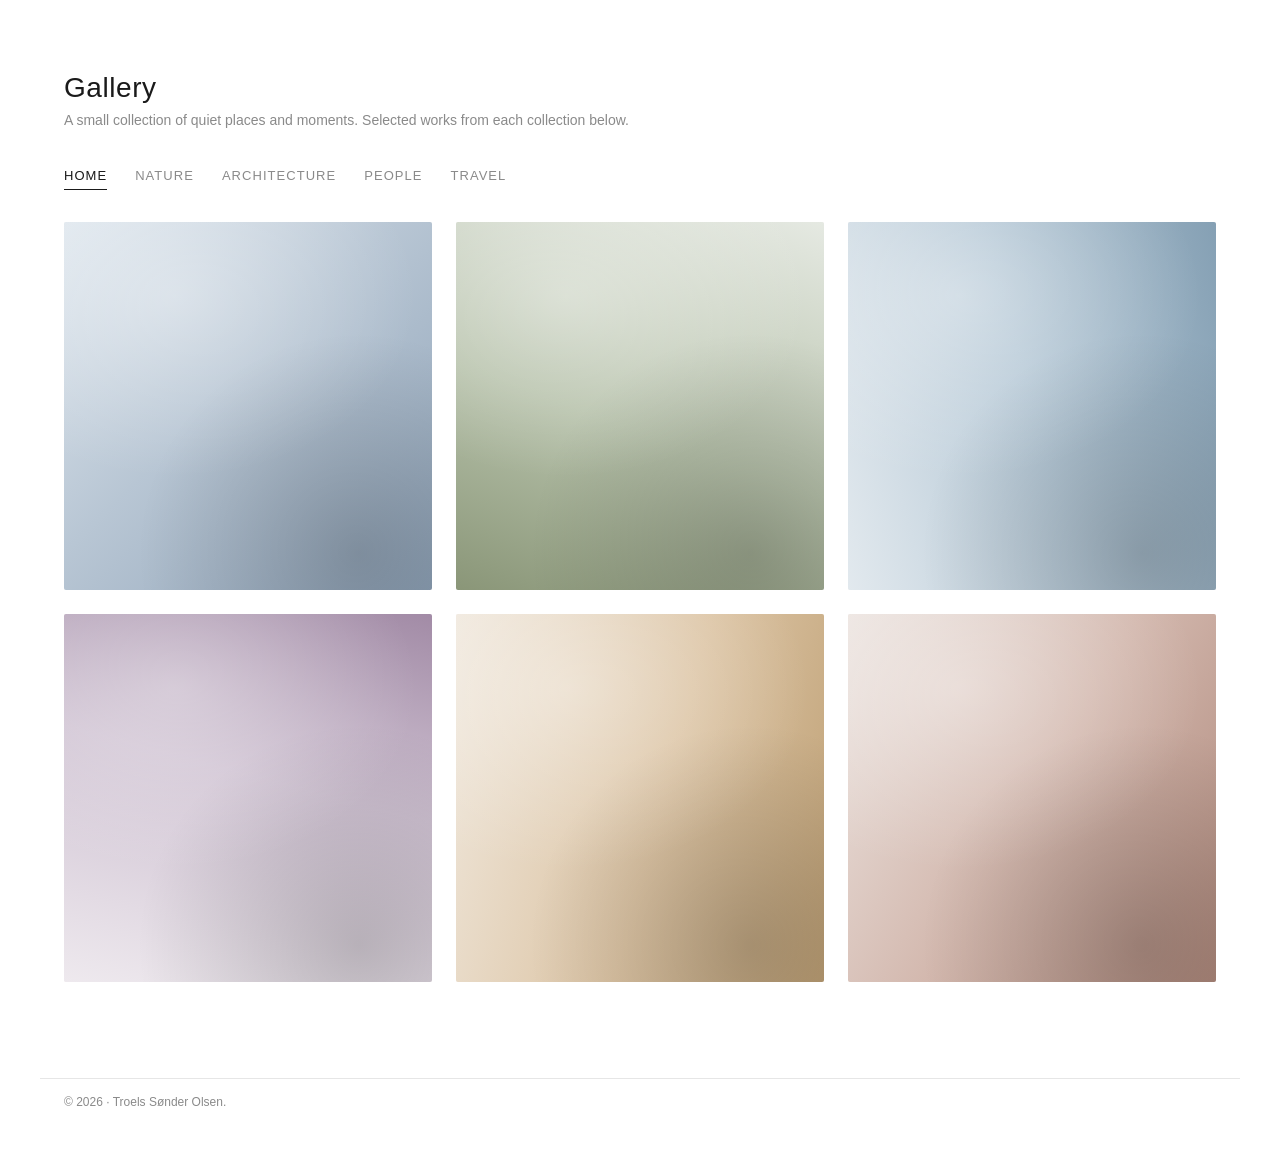
<file: index.html>
<!doctype html>
<html lang="en">
<head>
  <meta charset="UTF-8" />
  <meta name="viewport" content="width=device-width, initial-scale=1.0" />
  <title>Gallery</title>
  <link rel="stylesheet" href="style.css" />
</head>
<body>

  <header>
    <h1>Gallery</h1>
    <p>A small collection of quiet places and moments. Selected works from each collection below.</p>
  </header>

  <nav>
    <a href="index.html" class="active">Home</a>
    <a href="nature.html">Nature</a>
    <a href="architecture.html">Architecture</a>
    <a href="people.html">People</a>
    <a href="travel.html">Travel</a>
  </nav>

  <!--
    Front page: 6 tiles, 2 rows of 3 at desktop.
    Tiles deep-link into their collection page; arriving with the #id hash
    opens that photo enlarged. To feature different photos, change the
    href targets or swap tiles between pages.

    Note: plain HTML/CSS cannot randomize tiles per visit. This is a fixed
    featured selection. For true per-visit randomization you would need a
    tiny script or server-side templating.

    Real photos: replace each placeholder span with e.g.
    <img class="item-img" src="images/nature-01.jpg" alt="Forest Walk" />
  -->
  <main class="grid">

    <a class="item" href="travel.html#ph1">
      <span class="ph p1" aria-hidden="true"></span>
      <span class="cap">Fjord Morning &middot; Travel</span>
    </a>

    <a class="item" href="nature.html#ph2">
      <span class="ph p6" aria-hidden="true"></span>
      <span class="cap">Forest Walk &middot; Nature</span>
    </a>

    <a class="item" href="architecture.html#ph3">
      <span class="ph p8" aria-hidden="true"></span>
      <span class="cap">Glass Facade &middot; Architecture</span>
    </a>

    <a class="item" href="people.html#ph4">
      <span class="ph p7" aria-hidden="true"></span>
      <span class="cap">Street Figure &middot; People</span>
    </a>

    <a class="item" href="travel.html#ph5">
      <span class="ph p9" aria-hidden="true"></span>
      <span class="cap">Desert Road &middot; Travel</span>
    </a>

    <a class="item" href="people.html#ph5">
      <span class="ph p5" aria-hidden="true"></span>
      <span class="cap">Portrait in Warm Light &middot; People</span>
    </a>

  </main>

  <footer>
    &copy; 2026 &middot; Troels Sønder Olsen.
  </footer>

</body>
</html>
</file>
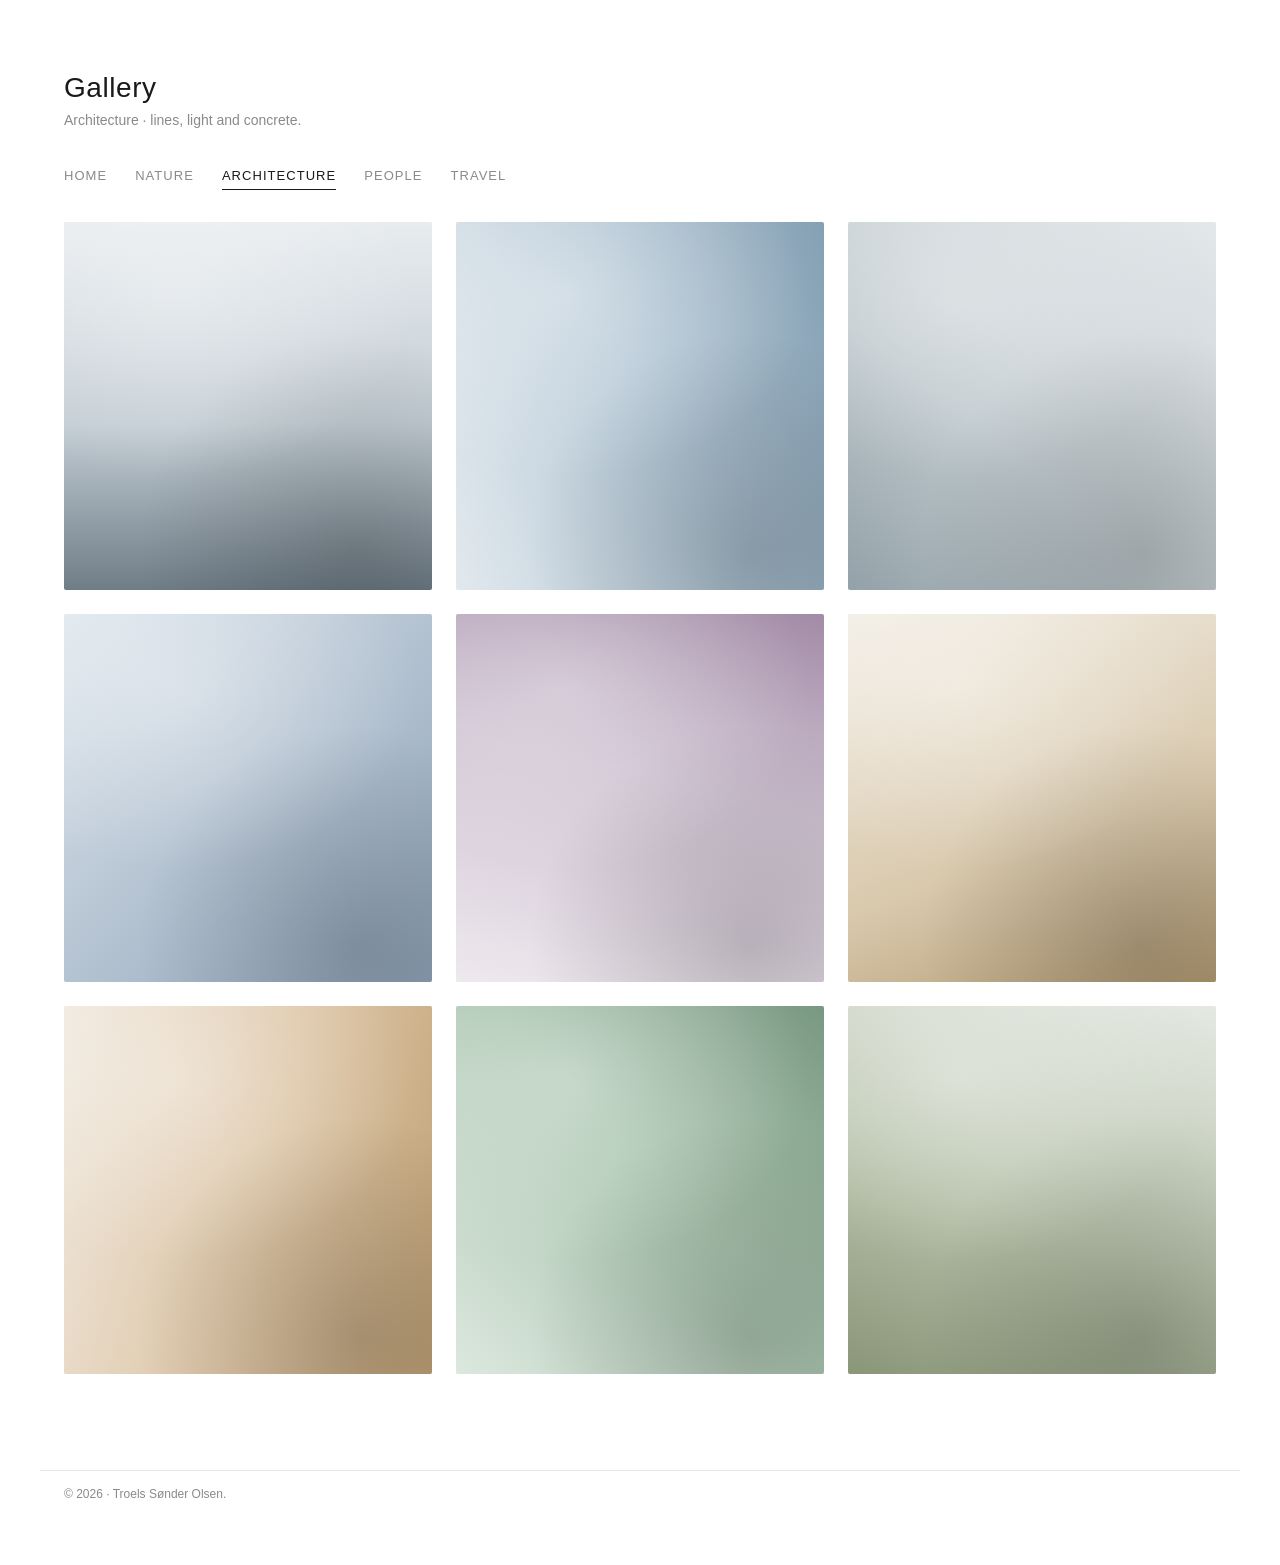
<file: architecture.html>
<!doctype html>
<html lang="en">
<head>
  <meta charset="UTF-8" />
  <meta name="viewport" content="width=device-width, initial-scale=1.0" />
  <title>Architecture &middot; Gallery</title>
  <link rel="stylesheet" href="style.css" />
</head>
<body>

  <header>
    <h1><a href="index.html">Gallery</a></h1>
    <p>Architecture &middot; lines, light and concrete.</p>
  </header>

  <nav>
    <a href="index.html">Home</a>
    <a href="nature.html">Nature</a>
    <a href="architecture.html" class="active">Architecture</a>
    <a href="people.html">People</a>
    <a href="travel.html">Travel</a>
  </nav>

  <main class="grid">

    <figure class="item" id="ph1">
      <span class="ph p3" aria-hidden="true"></span>
      <a class="backdrop" href="architecture.html" aria-label="Close"></a>
      <figcaption class="cap">Concrete Study</figcaption>
      <a class="close" href="architecture.html">&#10005;</a>
    </figure>

    <figure class="item" id="ph2">
      <span class="ph p8" aria-hidden="true"></span>
      <a class="backdrop" href="architecture.html" aria-label="Close"></a>
      <figcaption class="cap">Glass Facade</figcaption>
      <a class="close" href="architecture.html">&#10005;</a>
    </figure>

    <figure class="item" id="ph3">
      <span class="ph p10" aria-hidden="true"></span>
      <a class="backdrop" href="architecture.html" aria-label="Close"></a>
      <figcaption class="cap">Bridge Lines</figcaption>
      <a class="close" href="architecture.html">&#10005;</a>
    </figure>

    <figure class="item" id="ph4">
      <span class="ph p1" aria-hidden="true"></span>
      <a class="backdrop" href="architecture.html" aria-label="Close"></a>
      <figcaption class="cap">Stairwell</figcaption>
      <a class="close" href="architecture.html">&#10005;</a>
    </figure>

    <figure class="item" id="ph5">
      <span class="ph p7" aria-hidden="true"></span>
      <a class="backdrop" href="architecture.html" aria-label="Close"></a>
      <figcaption class="cap">Tower Morning</figcaption>
      <a class="close" href="architecture.html">&#10005;</a>
    </figure>

    <figure class="item" id="ph6">
      <span class="ph p2" aria-hidden="true"></span>
      <a class="backdrop" href="architecture.html" aria-label="Close"></a>
      <figcaption class="cap">Brick Court</figcaption>
      <a class="close" href="architecture.html">&#10005;</a>
    </figure>

    <figure class="item" id="ph7">
      <span class="ph p9" aria-hidden="true"></span>
      <a class="backdrop" href="architecture.html" aria-label="Close"></a>
      <figcaption class="cap">Warehouses</figcaption>
      <a class="close" href="architecture.html">&#10005;</a>
    </figure>

    <figure class="item" id="ph8">
      <span class="ph p4" aria-hidden="true"></span>
      <a class="backdrop" href="architecture.html" aria-label="Close"></a>
      <figcaption class="cap">Glasshouse</figcaption>
      <a class="close" href="architecture.html">&#10005;</a>
    </figure>

    <figure class="item" id="ph9">
      <span class="ph p6" aria-hidden="true"></span>
      <a class="backdrop" href="architecture.html" aria-label="Close"></a>
      <figcaption class="cap">Under the Arches</figcaption>
      <a class="close" href="architecture.html">&#10005;</a>
    </figure>

  </main>

  <footer>
    &copy; 2026 &middot; Troels Sønder Olsen.

</body>
</html>
</file>
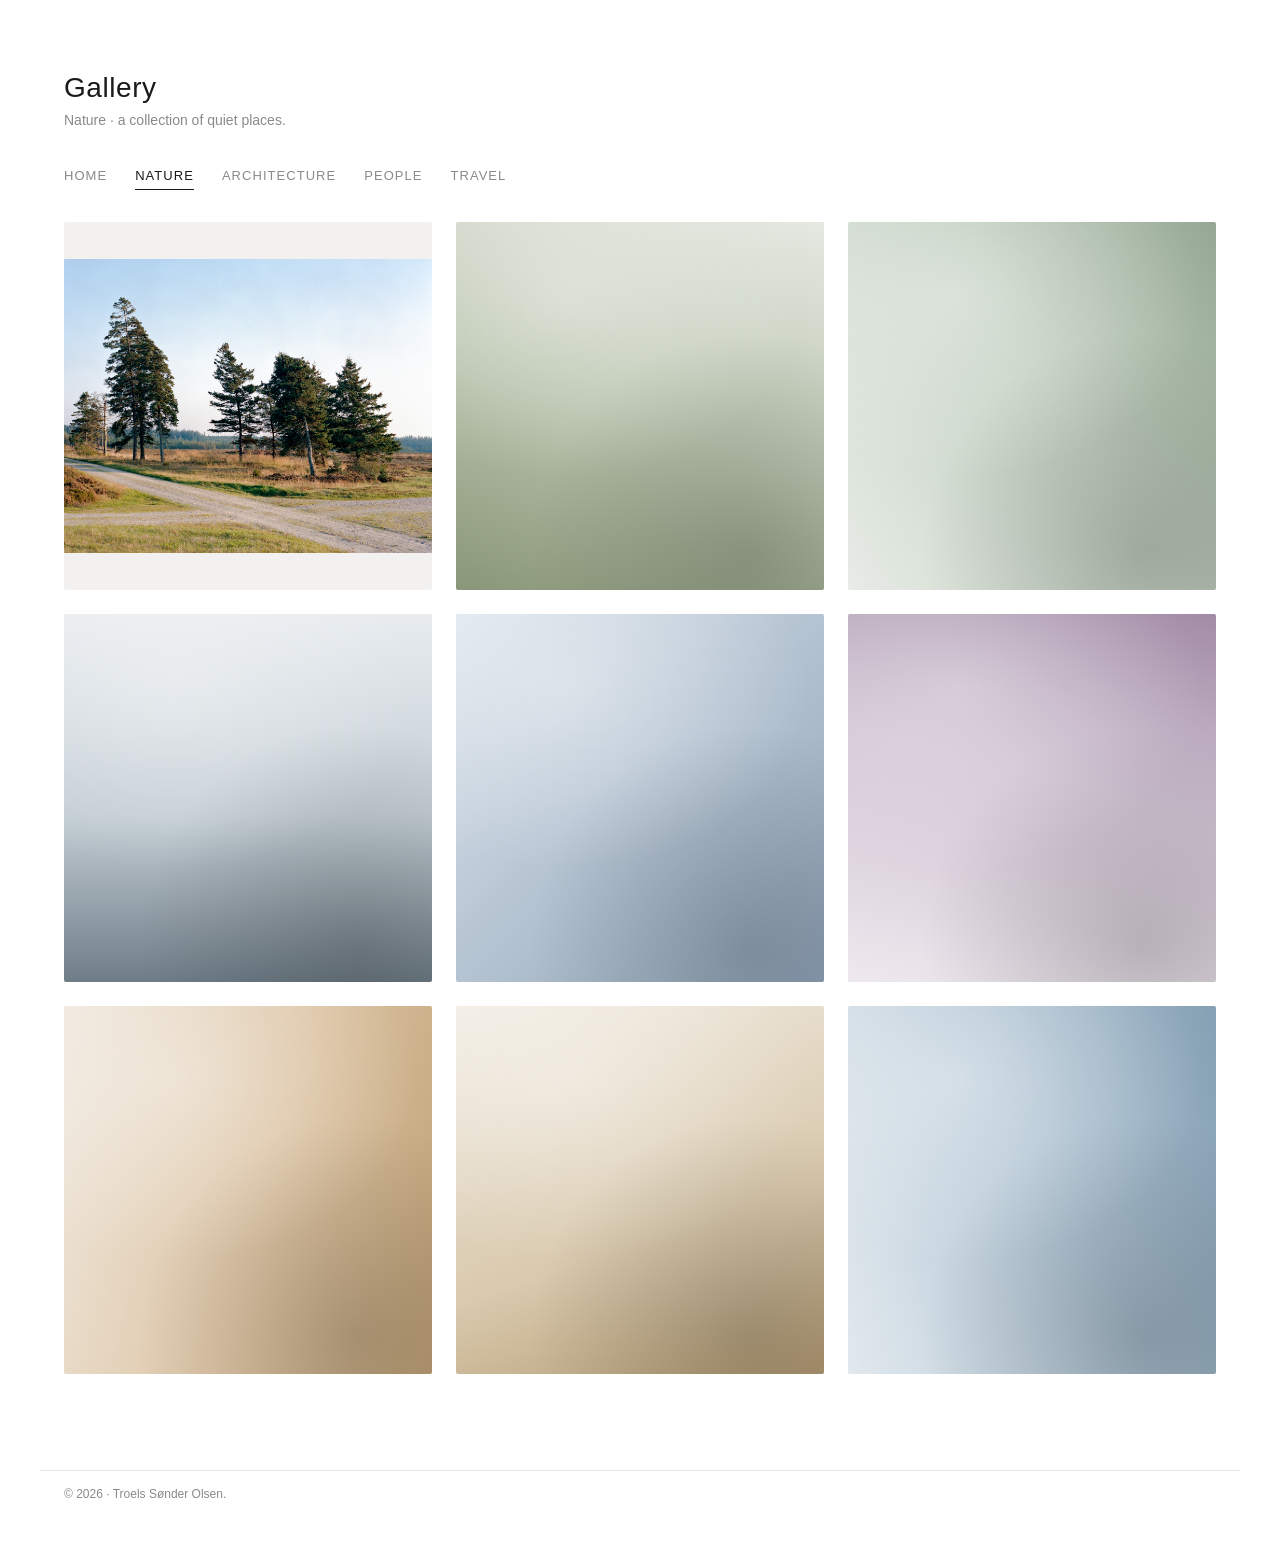
<file: nature.html>
<!doctype html>
<html lang="en">
<head>
  <meta charset="UTF-8" />
  <meta name="viewport" content="width=device-width, initial-scale=1.0" />
  <title>Nature &middot; Gallery</title>
  <link rel="stylesheet" href="style.css" />
</head>
<body>

  <header>
    <h1><a href="index.html">Gallery</a></h1>
    <p>Nature &middot; a collection of quiet places.</p>
  </header>

  <nav>
    <a href="index.html">Home</a>
    <a href="nature.html" class="active">Nature</a>
    <a href="architecture.html">Architecture</a>
    <a href="people.html">People</a>
    <a href="travel.html">Travel</a>
  </nav>

  <!--
    Gallery page: 3 per row, any number of rows. Add more tiles to grow it.
    Each tile needs a unique id for the click-to-enlarge (lightbox) state.
    Real photos: replace each placeholder span with e.g.
    <img class="item-img" src="images/nature-01.jpg" alt="Green Slope" />
  -->
  <main class="grid">

    <figure class="item" id="ph1" href="nature.html#ph1">
      <img class="item-img" src="images/nature/Kronhede.jpg" alt="Kronhede" />
      <a class="backdrop" href="nature.html" aria-label="Close"></a>
      <figcaption class="cap">Kronhede</figcaption>
      <a class="close" href="nature.html">&#10005;</a>
    </figure>

    <figure class="item" id="ph2">
      <span class="ph p6" aria-hidden="true"></span>
      <a class="backdrop" href="nature.html" aria-label="Close"></a>
      <figcaption class="cap">Forest Walk</figcaption>
      <a class="close" href="nature.html">&#10005;</a>
    </figure>

    <figure class="item" id="ph3">
      <span class="ph p11" aria-hidden="true"></span>
      <a class="backdrop" href="nature.html" aria-label="Close"></a>
      <figcaption class="cap">Meadow Edge</figcaption>
      <a class="close" href="nature.html">&#10005;</a>
    </figure>

    <figure class="item" id="ph4">
      <span class="ph p3" aria-hidden="true"></span>
      <a class="backdrop" href="nature.html" aria-label="Close"></a>
      <figcaption class="cap">Still Water</figcaption>
      <a class="close" href="nature.html">&#10005;</a>
    </figure>

    <figure class="item" id="ph5">
      <span class="ph p1" aria-hidden="true"></span>
      <a class="backdrop" href="nature.html" aria-label="Close"></a>
      <figcaption class="cap">Fog Line</figcaption>
      <a class="close" href="nature.html">&#10005;</a>
    </figure>

    <figure class="item" id="ph6">
      <span class="ph p7" aria-hidden="true"></span>
      <a class="backdrop" href="nature.html" aria-label="Close"></a>
      <figcaption class="cap">Birch Stand</figcaption>
      <a class="close" href="nature.html">&#10005;</a>
    </figure>

    <figure class="item" id="ph7">
      <span class="ph p9" aria-hidden="true"></span>
      <a class="backdrop" href="nature.html" aria-label="Close"></a>
      <figcaption class="cap">Late Field</figcaption>
      <a class="close" href="nature.html">&#10005;</a>
    </figure>

    <figure class="item" id="ph8">
      <span class="ph p2" aria-hidden="true"></span>
      <a class="backdrop" href="nature.html" aria-label="Close"></a>
      <figcaption class="cap">Dune Grass</figcaption>
      <a class="close" href="nature.html">&#10005;</a>
    </figure>

    <figure class="item" id="ph9">
      <span class="ph p8" aria-hidden="true"></span>
      <a class="backdrop" href="nature.html" aria-label="Close"></a>
      <figcaption class="cap">North Shore</figcaption>
      <a class="close" href="nature.html">&#10005;</a>
    </figure>

  </main>

  <footer>
    &copy; 2026 &middot; Troels Sønder Olsen.
  </footer>

</body>
</html>
</file>
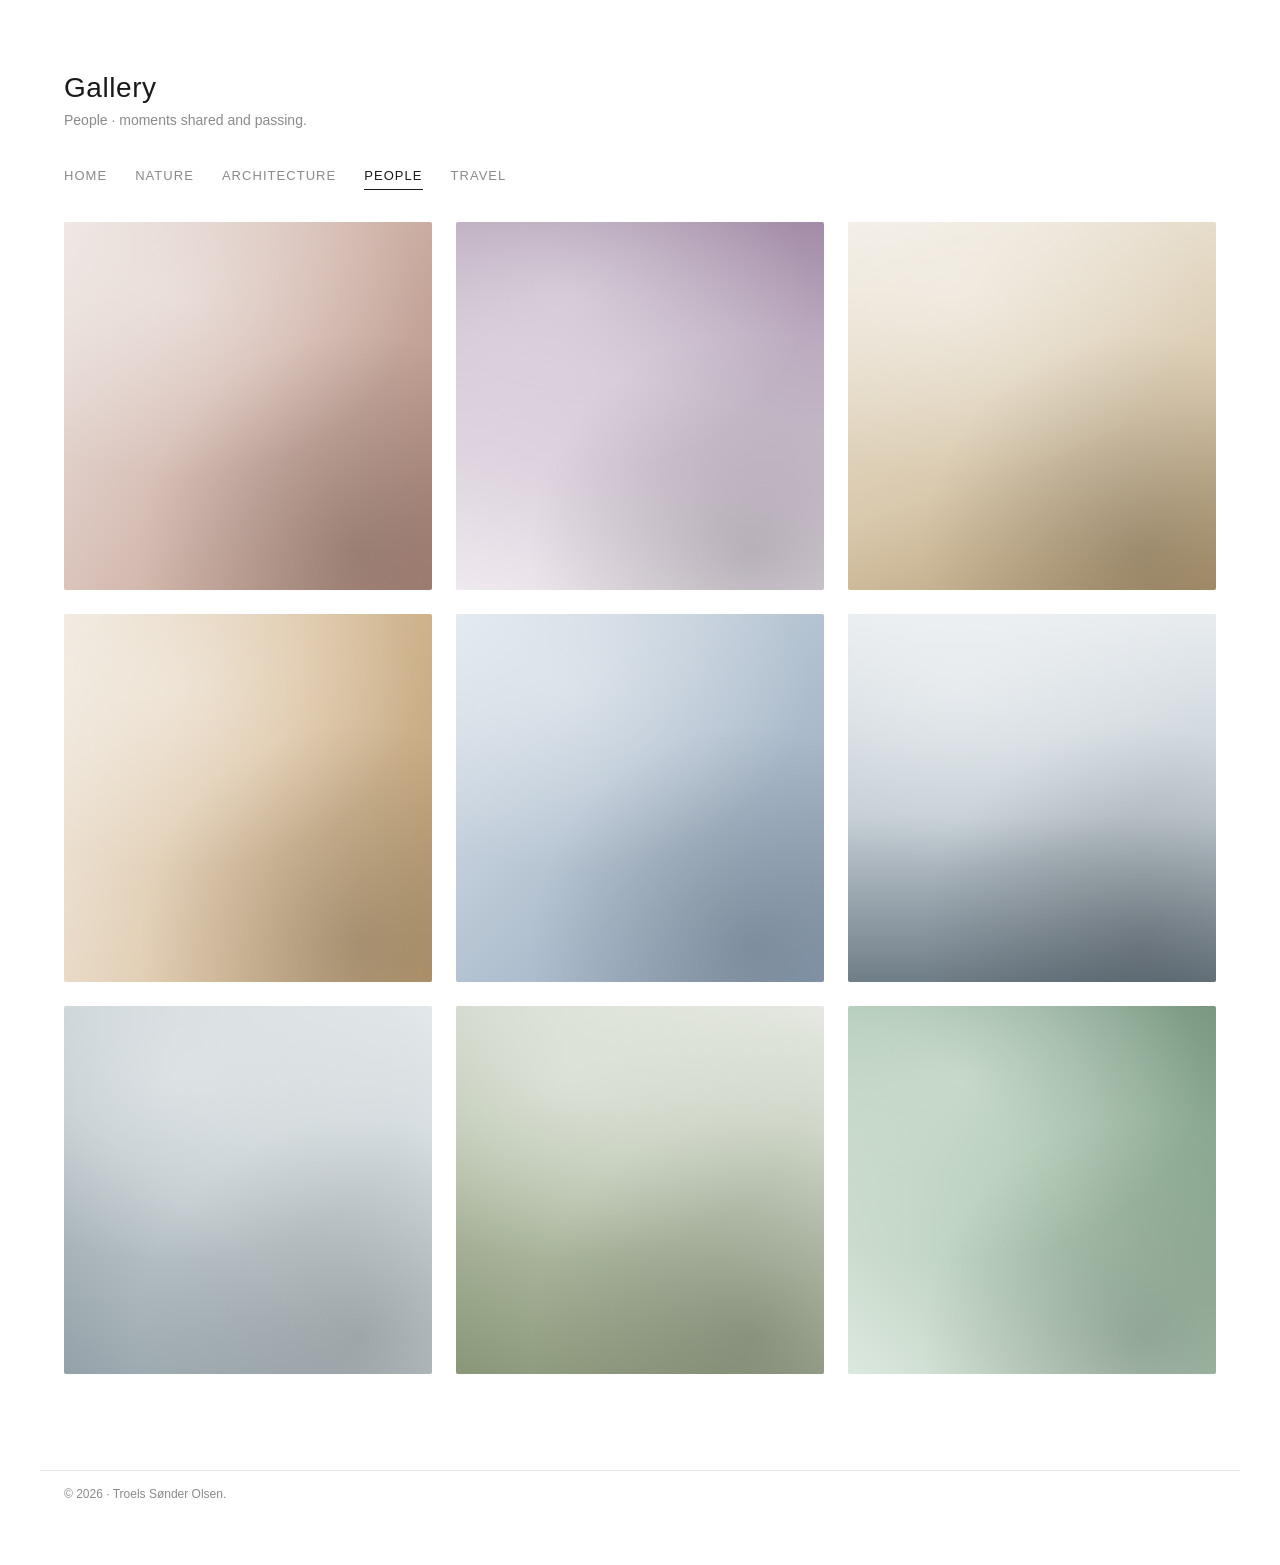
<file: people.html>
<!doctype html>
<html lang="en">
<head>
  <meta charset="UTF-8" />
  <meta name="viewport" content="width=device-width, initial-scale=1.0" />
  <title>People &middot; Gallery</title>
  <link rel="stylesheet" href="style.css" />
</head>
<body>

  <header>
    <h1><a href="index.html">Gallery</a></h1>
    <p>People &middot; moments shared and passing.</p>
  </header>

  <nav>
    <a href="index.html">Home</a>
    <a href="nature.html">Nature</a>
    <a href="architecture.html">Architecture</a>
    <a href="people.html" class="active">People</a>
    <a href="travel.html">Travel</a>
  </nav>

  <main class="grid">

    <figure class="item" id="ph1">
      <span class="ph p5" aria-hidden="true"></span>
      <a class="backdrop" href="people.html" aria-label="Close"></a>
      <figcaption class="cap">Portrait in Warm Light</figcaption>
      <a class="close" href="people.html">&#10005;</a>
    </figure>

    <figure class="item" id="ph2">
      <span class="ph p7" aria-hidden="true"></span>
      <a class="backdrop" href="people.html" aria-label="Close"></a>
      <figcaption class="cap">Street Figure</figcaption>
      <a class="close" href="people.html">&#10005;</a>
    </figure>

    <figure class="item" id="ph3">
      <span class="ph p2" aria-hidden="true"></span>
      <a class="backdrop" href="people.html" aria-label="Close"></a>
      <figcaption class="cap">Market Morning</figcaption>
      <a class="close" href="people.html">&#10005;</a>
    </figure>

    <figure class="item" id="ph4">
      <span class="ph p9" aria-hidden="true"></span>
      <a class="backdrop" href="people.html" aria-label="Close"></a>
      <figcaption class="cap">Waiting Room</figcaption>
      <a class="close" href="people.html">&#10005;</a>
    </figure>

    <figure class="item" id="ph5">
      <span class="ph p1" aria-hidden="true"></span>
      <a class="backdrop" href="people.html" aria-label="Close"></a>
      <figcaption class="cap">By the Harbour</figcaption>
      <a class="close" href="people.html">&#10005;</a>
    </figure>

    <figure class="item" id="ph6">
      <span class="ph p3" aria-hidden="true"></span>
      <a class="backdrop" href="people.html" aria-label="Close"></a>
      <figcaption class="cap">Two Umbrellas</figcaption>
      <a class="close" href="people.html">&#10005;</a>
    </figure>

    <figure class="item" id="ph7">
      <span class="ph p10" aria-hidden="true"></span>
      <a class="backdrop" href="people.html" aria-label="Close"></a>
      <figcaption class="cap">Commuters</figcaption>
      <a class="close" href="people.html">&#10005;</a>
    </figure>

    <figure class="item" id="ph8">
      <span class="ph p6" aria-hidden="true"></span>
      <a class="backdrop" href="people.html" aria-label="Close"></a>
      <figcaption class="cap">Summer Picnic</figcaption>
      <a class="close" href="people.html">&#10005;</a>
    </figure>

    <figure class="item" id="ph9">
      <span class="ph p4" aria-hidden="true"></span>
      <a class="backdrop" href="people.html" aria-label="Close"></a>
      <figcaption class="cap">Reading in the Park</figcaption>
      <a class="close" href="people.html">&#10005;</a>
    </figure>

  </main>

  <footer>
    &copy; 2026 &middot; Troels Sønder Olsen.
  </footer>

</body>
</html>
</file>
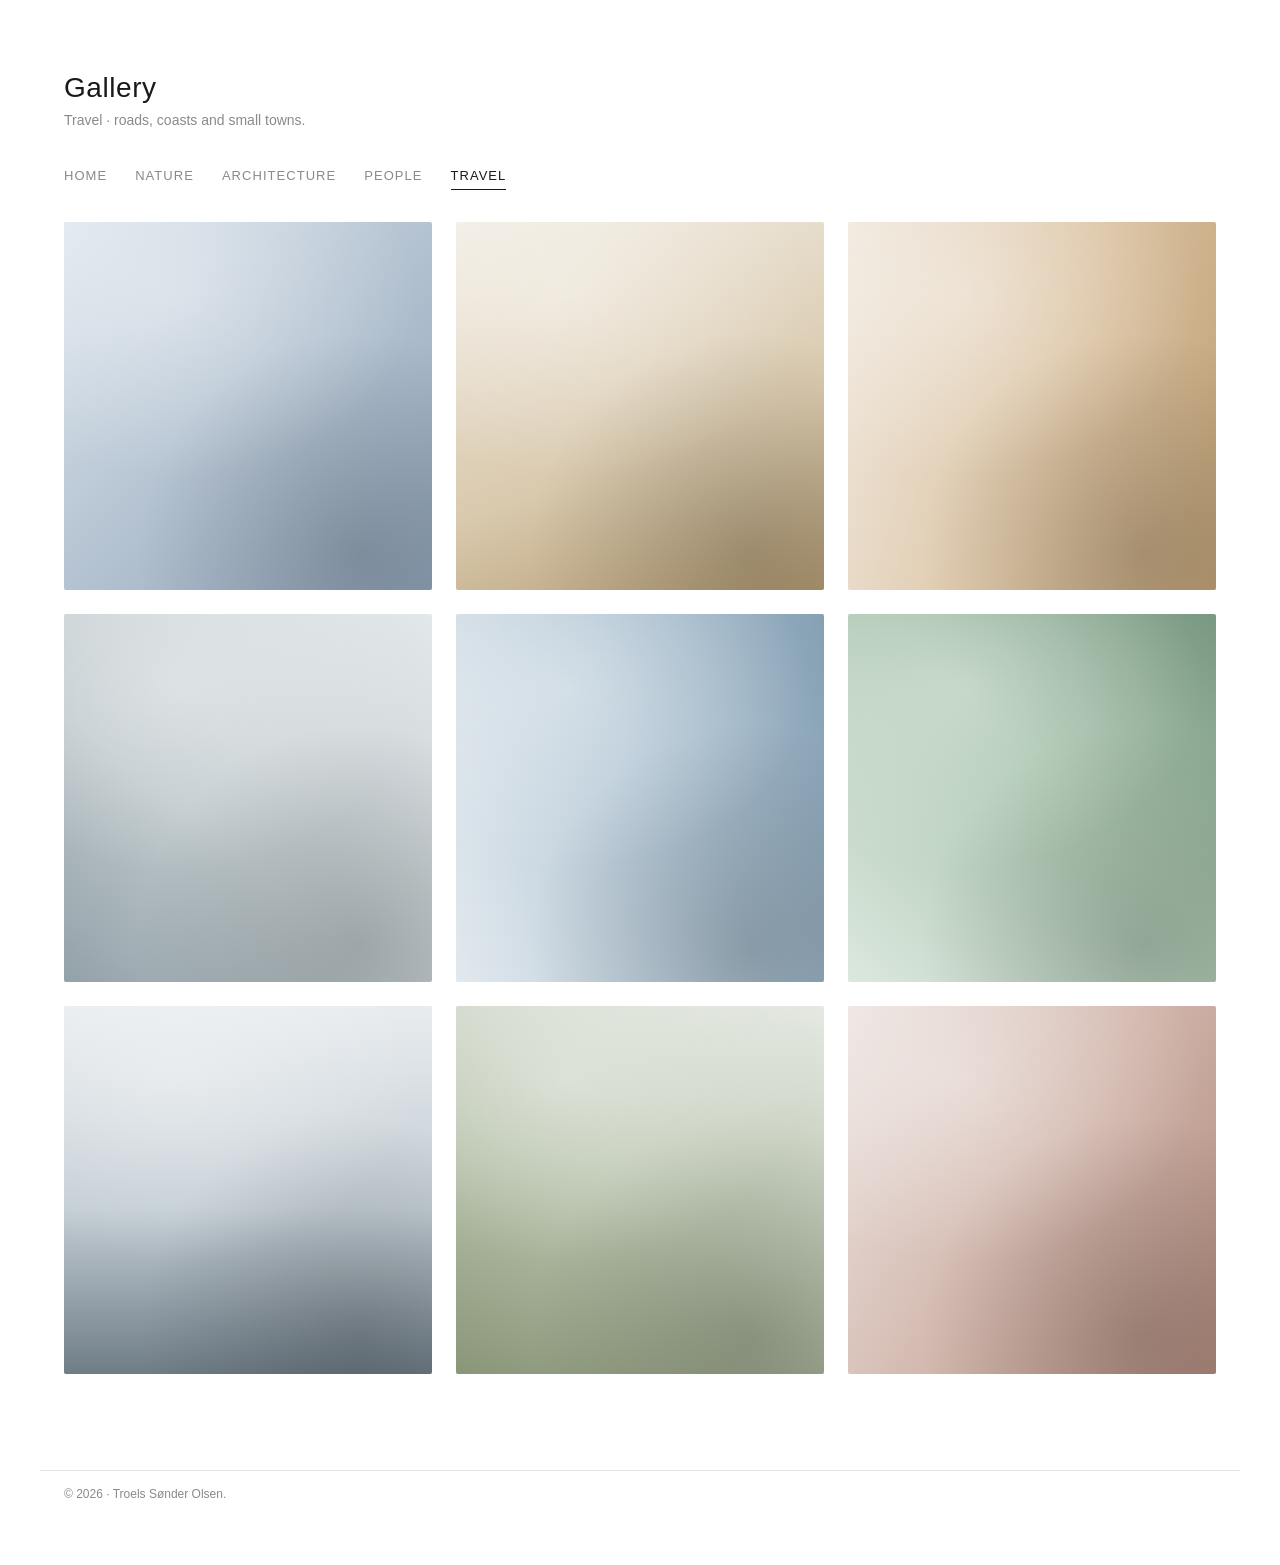
<file: travel.html>
<!doctype html>
<html lang="en">
<head>
  <meta charset="UTF-8" />
  <meta name="viewport" content="width=device-width, initial-scale=1.0" />
  <title>Travel &middot; Gallery</title>
  <link rel="stylesheet" href="style.css" />
</head>
<body>

  <header>
    <h1><a href="index.html">Gallery</a></h1>
    <p>Travel &middot; roads, coasts and small towns.</p>
  </header>

  <nav>
    <a href="index.html">Home</a>
    <a href="nature.html">Nature</a>
    <a href="architecture.html">Architecture</a>
    <a href="people.html">People</a>
    <a href="travel.html" class="active">Travel</a>
  </nav>

  <main class="grid">

    <figure class="item" id="ph1">
      <span class="ph p1" aria-hidden="true"></span>
      <a class="backdrop" href="travel.html" aria-label="Close"></a>
      <figcaption class="cap">Fjord Morning</figcaption>
      <a class="close" href="travel.html">&#10005;</a>
    </figure>

    <figure class="item" id="ph2">
      <span class="ph p2" aria-hidden="true"></span>
      <a class="backdrop" href="travel.html" aria-label="Close"></a>
      <figcaption class="cap">Old Town Steps</figcaption>
      <a class="close" href="travel.html">&#10005;</a>
    </figure>

    <figure class="item" id="ph3">
      <span class="ph p9" aria-hidden="true"></span>
      <a class="backdrop" href="travel.html" aria-label="Close"></a>
      <figcaption class="cap">Desert Road</figcaption>
      <a class="close" href="travel.html">&#10005;</a>
    </figure>

    <figure class="item" id="ph4">
      <span class="ph p10" aria-hidden="true"></span>
      <a class="backdrop" href="travel.html" aria-label="Close"></a>
      <figcaption class="cap">Ferry Crossing</figcaption>
      <a class="close" href="travel.html">&#10005;</a>
    </figure>

    <figure class="item" id="ph5">
      <span class="ph p8" aria-hidden="true"></span>
      <a class="backdrop" href="travel.html" aria-label="Close"></a>
      <figcaption class="cap">Coast Road</figcaption>
      <a class="close" href="travel.html">&#10005;</a>
    </figure>

    <figure class="item" id="ph6">
      <span class="ph p4" aria-hidden="true"></span>
      <a class="backdrop" href="travel.html" aria-label="Close"></a>
      <figcaption class="cap">Vineyard Hills</figcaption>
      <a class="close" href="travel.html">&#10005;</a>
    </figure>

    <figure class="item" id="ph7">
      <span class="ph p3" aria-hidden="true"></span>
      <a class="backdrop" href="travel.html" aria-label="Close"></a>
      <figcaption class="cap">Harbour Lights</figcaption>
      <a class="close" href="travel.html">&#10005;</a>
    </figure>

    <figure class="item" id="ph8">
      <span class="ph p6" aria-hidden="true"></span>
      <a class="backdrop" href="travel.html" aria-label="Close"></a>
      <figcaption class="cap">Mountain Pass</figcaption>
      <a class="close" href="travel.html">&#10005;</a>
    </figure>

    <figure class="item" id="ph9">
      <span class="ph p5" aria-hidden="true"></span>
      <a class="backdrop" href="travel.html" aria-label="Close"></a>
      <figcaption class="cap">Market Square</figcaption>
      <a class="close" href="travel.html">&#10005;</a>
    </figure>

  </main>

  <footer>
    &copy; 2026 &middot; Troels Sønder Olsen.
  </footer>

</body>
</html>
</file>
<file: style.css>
/* ==========================================================================
   Photo gallery - shared stylesheet
   Layout: front page + 4 gallery pages. Pure HTML/CSS, no JavaScript.
   ========================================================================== */

:root {
  --ink: #1a1a1a;
  --muted: #8a8a8a;
  --line: #e6e6e6;
  --bg: #ffffff;
  --tile: #f2f1ef;
}

* { margin: 0; padding: 0; box-sizing: border-box; }

body {
  font-family: "Helvetica Neue", Helvetica, Arial, system-ui, sans-serif;
  background: var(--bg);
  color: var(--ink);
  -webkit-font-smoothing: antialiased;
}

/* ---------- Header ---------- */
header {
  max-width: 1200px;
  margin: 0 auto;
  padding: 72px 24px 0;
}

header h1 {
  font-size: 28px;
  font-weight: 500;
  letter-spacing: 0.02em;
}

header h1 a {
  color: inherit;
  text-decoration: none;
}

header p {
  margin-top: 8px;
  font-size: 14px;
  color: var(--muted);
}

/* ---------- Page navigation ---------- */
nav {
  max-width: 1200px;
  margin: 0 auto;
  padding: 40px 24px 0;
  display: flex;
  flex-wrap: wrap;
  gap: 8px 28px;
}

nav a {
  font-size: 13px;
  letter-spacing: 0.08em;
  text-transform: uppercase;
  text-decoration: none;
  color: var(--muted);
  padding-bottom: 6px;
  border-bottom: 1px solid transparent;
  transition: color 0.2s ease, border-color 0.2s ease;
}

nav a:hover { color: var(--ink); }

nav a.active {
  color: var(--ink);
  border-color: var(--ink);
}

/* ---------- Tile grid: 3 per row, n rows ---------- */
.grid {
  max-width: 1200px;
  margin: 0 auto;
  padding: 32px 24px 96px;
  display: grid;
  grid-template-columns: repeat(3, 1fr);
  gap: 24px;
}

.item {
  position: relative;
  overflow: hidden;
  border-radius: 2px;
  display: block;
  aspect-ratio: 1 / 1;   /* uniform 5x5 cell: holds 4:5 and 5:4 crops */
  background: var(--tile);
  text-decoration: none;
  color: inherit;
  cursor: pointer;
}

figure.item { cursor: default; }

img.item-img {
  position: absolute;
  inset: 0;
  width: 100%;
  height: 100%;
  object-fit: contain;   /* 4:5 / 5:4 crops shown whole (letterboxed) */
  transition: transform 0.4s ease;
}

.item:hover .item-img,
.item:hover .ph { transform: scale(1.03); }

/* Placeholder "photos": layered gradients, one per tile. Replace with <img>. */
.ph {
  position: absolute;
  inset: 0;
  z-index: 1;
  display: block;
  transition: transform 0.4s ease;
}

.p1 { background: linear-gradient(135deg, #dfe7ee 0%, #b8c6d4 45%, #8fa3b8 100%); }
.p2 { background: linear-gradient(160deg, #f2ede4 0%, #d9c9ad 60%, #b39b73 100%); }
.p3 { background: linear-gradient(180deg, #e8ecef 0%, #c3cdd4 55%, #6f7d87 100%); }
.p4 { background: linear-gradient(45deg, #dce8de 0%, #a9c4ae 55%, #799882 100%); }
.p5 { background: linear-gradient(120deg, #ece4e0 0%, #d3b8ae 50%, #b08a7d 100%); }
.p6 { background: linear-gradient(200deg, #e5e9e2 0%, #b7c2ab 55%, #8a9678 100%); }
.p7 { background: linear-gradient(15deg, #eee9ee 0%, #cfc2d2 55%, #a28ba6 100%); }
.p8 { background: linear-gradient(75deg, #e2e9ee 0%, #b5c8d6 50%, #85a0b4 100%); }
.p9 { background: linear-gradient(105deg, #f0e8dd 0%, #dcc4a4 55%, #bfa176 100%); }
.p10 { background: linear-gradient(220deg, #e3e8ea 0%, #bfc9cd 60%, #93a1a8 100%); }
.p11 { background: linear-gradient(60deg, #e7ece6 0%, #c2cfc0 55%, #96a895 100%); }

/* Subtle texture overlay for a photographic feel */
.ph::after {
  content: "";
  position: absolute;
  inset: 0;
  background:
    radial-gradient(120% 90% at 30% 20%, rgba(255,255,255,0.35) 0%, rgba(255,255,255,0) 55%),
    radial-gradient(100% 100% at 80% 90%, rgba(0,0,0,0.18) 0%, rgba(0,0,0,0) 60%);
}

/* ---------- Captions ---------- */
.cap {
  position: absolute;
  left: 16px;
  bottom: 14px;
  z-index: 2;
  font-size: 12px;
  letter-spacing: 0.06em;
  text-transform: uppercase;
  color: #ffffff;
  opacity: 0;
  transform: translateY(6px);
  transition: opacity 0.3s ease, transform 0.3s ease;
  pointer-events: none;
}

.item:hover .cap {
  opacity: 0.9;
  transform: translateY(0);
}

/* ---------- Lightbox: pure-CSS :target ---------- */
.backdrop, .close { display: none; }

.item:target {
  position: fixed;
  inset: 0;
  z-index: 40;
  overflow: visible;
  display: block;
  background: rgba(250, 250, 250, 0.97);
}

.item:target .backdrop {
  display: block;
  position: fixed;
  inset: 0;
  z-index: 0;
  cursor: zoom-out;
}

.item:target .ph,
.item:target .item-img {
  inset: 6vh 9vw;
  width: auto;
  height: auto;
  object-fit: contain;
  transform: none;
  box-shadow: 0 24px 80px rgba(0, 0, 0, 0.18);
}

.item:target .cap {
  left: calc(9vw + 20px);
  bottom: calc(6vh + 20px);
  opacity: 0.9;
  transform: none;
}

.item:target .close {
  display: flex;
  align-items: center;
  justify-content: center;
  position: fixed;
  top: 20px;
  right: 24px;
  z-index: 3;
  width: 40px;
  height: 40px;
  border-radius: 50%;
  font-size: 16px;
  line-height: 1;
  color: var(--muted);
  text-decoration: none;
  cursor: pointer;
  transition: color 0.2s ease, background 0.2s ease;
}

.item:target .close:hover {
  color: var(--ink);
  background: rgba(0, 0, 0, 0.05);
}

/* ---------- Footer ---------- */
footer {
  max-width: 1200px;
  margin: 0 auto;
  padding: 0 24px 64px;
  border-top: 1px solid var(--line);
  padding-top: 16px;
  font-size: 12px;
  color: var(--muted);
}

/* ---------- Responsive ---------- */
@media (max-width: 900px) {
  .grid { grid-template-columns: repeat(2, 1fr); }
}

@media (max-width: 560px) {
  header { padding-top: 56px; }
  .grid { grid-template-columns: 1fr; padding-bottom: 72px; }
  .item:target .ph,
  .item:target .item-img { inset: 4vh 6vw; }
}
</file>
